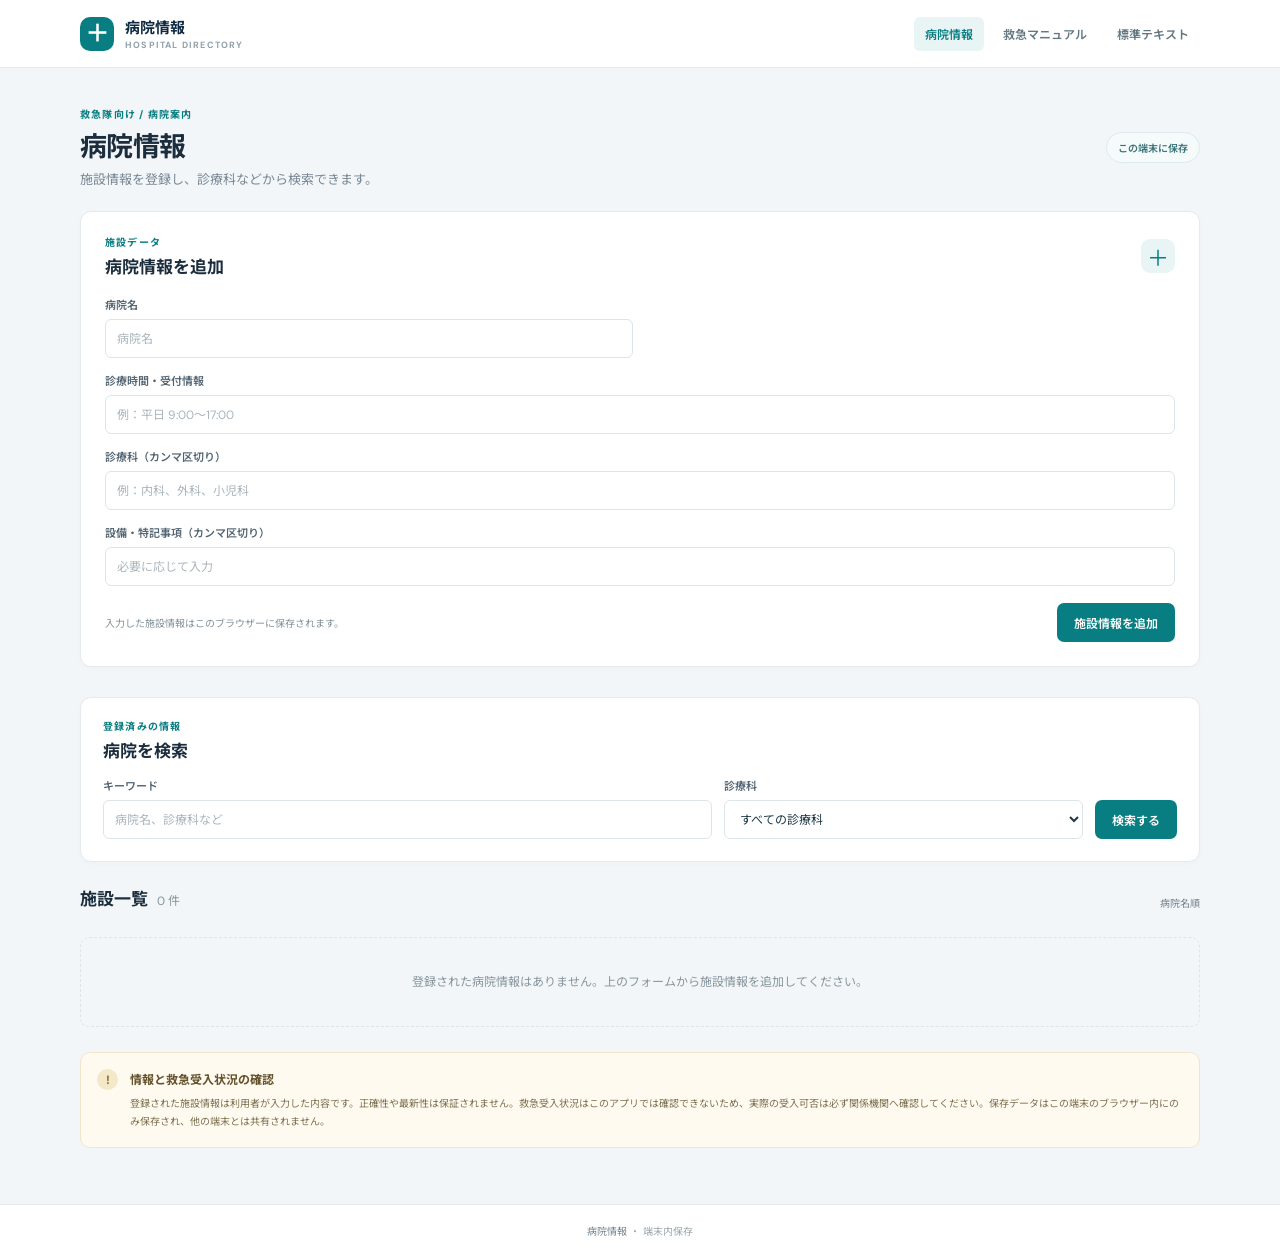
<file: index.html>
<!doctype html>
<html lang="ja">
<head>
  <meta charset="utf-8">
  <meta name="viewport" content="width=device-width, initial-scale=1">
  <meta name="theme-color" content="#102a43">
  <meta name="description" content="救急隊向け病院情報の登録・検索">
  <title>病院情報 | 救急隊支援</title>
  <link rel="stylesheet" href="style.css">
  <script src="script.js" defer></script>
</head>
<body>
  <header class="topbar">
    <a class="brand" href="index.html" aria-label="病院情報 ホーム">
      <span class="brand-mark" aria-hidden="true">＋</span>
      <span>病院情報<small>HOSPITAL DIRECTORY</small></span>
    </a>
    <nav class="topbar-nav" aria-label="メインナビゲーション">
      <a class="nav-link nav-link-active" href="index.html" aria-current="page">病院情報</a>
      <a class="nav-link" href="protocols.html">救急マニュアル</a>
      <a class="nav-link" href="textbook.html">標準テキスト</a>
    </nav>
  </header>

  <main class="app-shell">
    <section class="page-heading" aria-labelledby="page-title">
      <div>
        <p class="eyebrow">救急隊向け / 病院案内</p>
        <h1 id="page-title">病院情報</h1>
        <p class="subheading">施設情報を登録し、診療科などから検索できます。</p>
      </div>
      <span class="local-badge">この端末に保存</span>
    </section>

    <section class="editor-panel" aria-labelledby="editor-heading">
      <div class="section-heading">
        <div><p class="eyebrow">施設データ</p><h2 id="editor-heading">病院情報を追加</h2></div>
        <span class="section-icon" aria-hidden="true">＋</span>
      </div>
      <form id="hospital-form" class="hospital-form">
        <input name="id" type="hidden">
        <label class="field">病院名
          <input name="name" type="text" maxlength="100" placeholder="病院名">
        </label>
        <label class="field field-wide">診療時間・受付情報
          <input name="hours" type="text" maxlength="120" placeholder="例：平日 9:00〜17:00">
        </label>
        <label class="field field-wide">診療科（カンマ区切り）
          <input name="departments" type="text" maxlength="300" placeholder="例：内科、外科、小児科">
        </label>
        <label class="field field-wide">設備・特記事項（カンマ区切り）
          <input name="services" type="text" maxlength="300" placeholder="必要に応じて入力">
        </label>
        <div class="form-actions field-wide">
          <span id="save-status" class="save-status" role="status" aria-live="polite">入力した施設情報はこのブラウザーに保存されます。</span>
          <div class="form-buttons">
            <button id="cancel-edit" class="button button-secondary" type="button" hidden>編集をキャンセル</button>
            <button id="submit-hospital" class="button button-primary" type="submit">施設情報を追加</button>
          </div>
        </div>
      </form>
    </section>

    <section class="results-section" aria-labelledby="results-heading">
      <div class="search-panel">
        <div class="section-heading search-heading">
          <div><p class="eyebrow">登録済みの情報</p><h2 id="results-heading">病院を検索</h2></div>
        </div>
        <form id="search-form" class="search-form">
          <label class="field search-keyword">キーワード
            <input id="keyword" type="search" placeholder="病院名、診療科など" autocomplete="off">
          </label>
          <label class="field">診療科
            <select id="department-filter"><option value="">すべての診療科</option></select>
          </label>
          <button class="button button-primary search-button" type="submit">検索する</button>
        </form>
      </div>

      <div class="results-heading">
        <h2>施設一覧 <span id="result-count" class="result-count">0 件</span></h2>
        <span class="sort-control">病院名順</span>
      </div>
      <div id="hospital-list" class="hospital-grid" aria-live="polite"></div>
      <p id="no-results" class="empty-state" hidden></p>
    </section>

    <aside class="notice-card" aria-label="利用上の注意">
      <span class="notice-icon" aria-hidden="true">!</span>
      <div><h2>情報と救急受入状況の確認</h2><p>登録された施設情報は利用者が入力した内容です。正確性や最新性は保証されません。救急受入状況はこのアプリでは確認できないため、実際の受入可否は必ず関係機関へ確認してください。保存データはこの端末のブラウザー内にのみ保存され、他の端末とは共有されません。</p></div>
    </aside>
  </main>
  <footer class="footer">病院情報 <span>・ 端末内保存</span></footer>
</body>
</html>
</file>
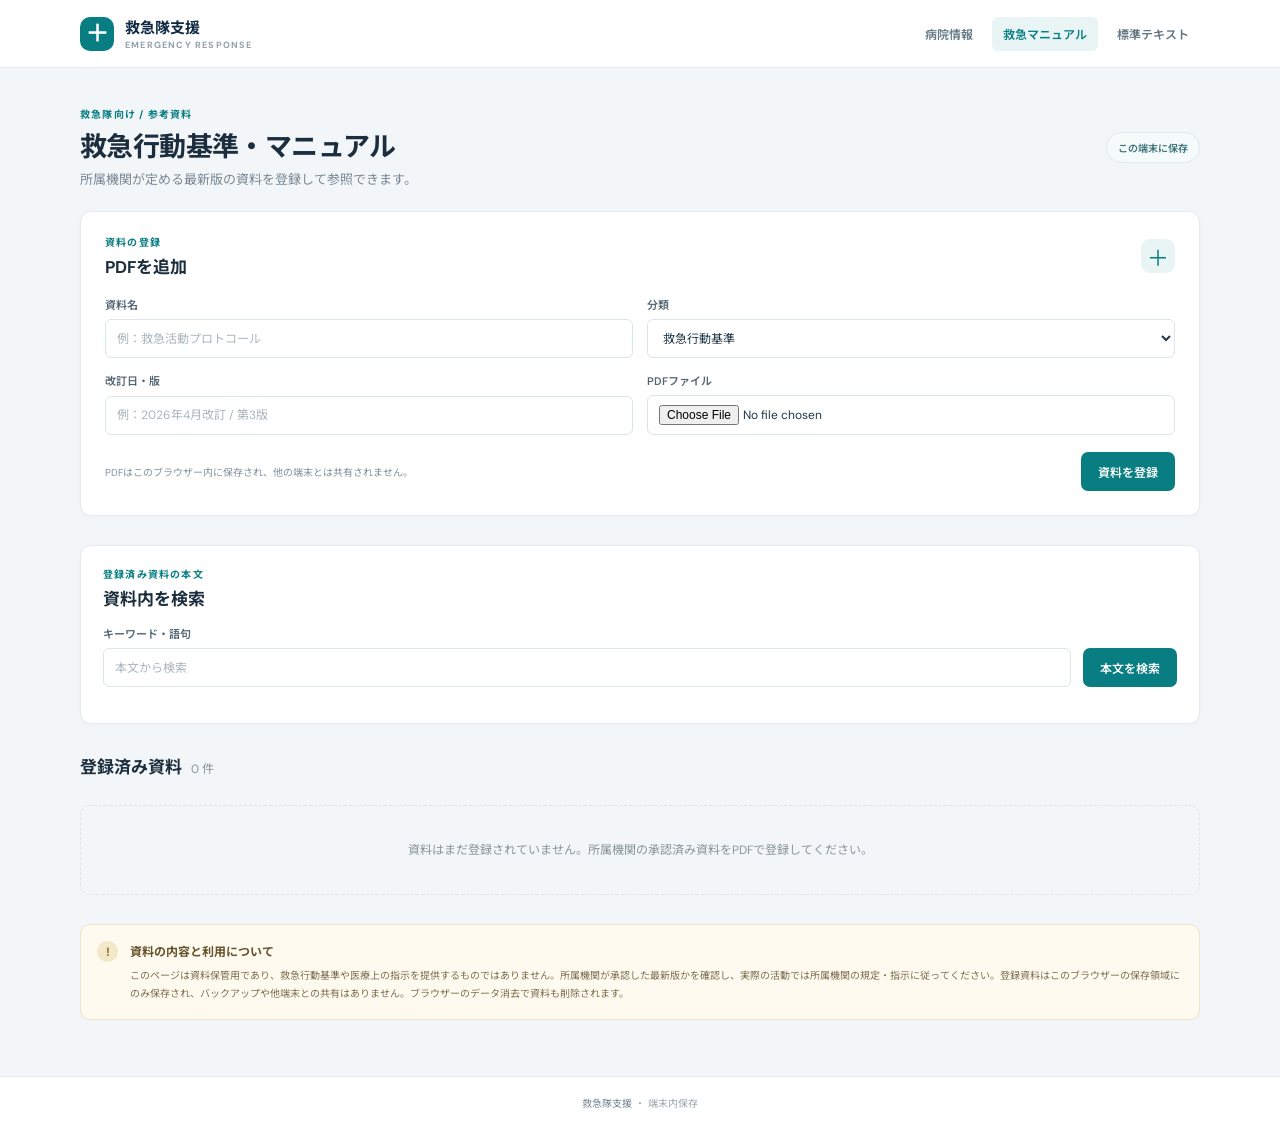
<file: protocols.html>
<!doctype html>
<html lang="ja">
<head>
  <meta charset="utf-8">
  <meta name="viewport" content="width=device-width, initial-scale=1">
  <meta name="theme-color" content="#102a43">
  <meta name="description" content="救急行動基準・マニュアル・プロトコール資料の管理">
  <title>救急マニュアル | 救急隊支援</title>
  <link rel="stylesheet" href="style.css">
  <script src="pdf-viewer.js" defer></script>
  <script src="protocols.js" defer></script>
</head>
<body>
  <header class="topbar">
    <a class="brand" href="index.html" aria-label="病院情報 ホーム">
      <span class="brand-mark" aria-hidden="true">＋</span>
      <span>救急隊支援<small>EMERGENCY RESPONSE</small></span>
    </a>
    <nav class="topbar-nav" aria-label="メインナビゲーション">
      <a class="nav-link" href="index.html">病院情報</a>
      <a class="nav-link nav-link-active" href="protocols.html" aria-current="page">救急マニュアル</a>
      <a class="nav-link" href="textbook.html">標準テキスト</a>
    </nav>
  </header>

  <main class="app-shell">
    <section class="page-heading" aria-labelledby="page-title">
      <div>
        <p class="eyebrow">救急隊向け / 参考資料</p>
        <h1 id="page-title">救急行動基準・マニュアル</h1>
        <p class="subheading">所属機関が定める最新版の資料を登録して参照できます。</p>
      </div>
      <span class="local-badge">この端末に保存</span>
    </section>

    <section class="editor-panel" aria-labelledby="upload-heading">
      <div class="section-heading">
        <div><p class="eyebrow">資料の登録</p><h2 id="upload-heading">PDFを追加</h2></div>
        <span class="section-icon" aria-hidden="true">＋</span>
      </div>
      <form id="protocol-form" class="protocol-form">
        <label class="field">資料名
          <input name="title" type="text" maxlength="120" placeholder="例：救急活動プロトコール" required>
        </label>
        <label class="field">分類
          <select name="category" required>
            <option value="救急行動基準">救急行動基準</option>
            <option value="マニュアル">マニュアル</option>
            <option value="プロトコール">プロトコール</option>
            <option value="その他">その他</option>
          </select>
        </label>
        <label class="field">改訂日・版
          <input name="revision" type="text" maxlength="60" placeholder="例：2026年4月改訂 / 第3版">
        </label>
        <label class="field">PDFファイル
          <input name="file" type="file" accept="application/pdf,.pdf" required>
        </label>
        <div class="form-actions field-wide">
          <span id="protocol-status" class="save-status" role="status" aria-live="polite">PDFはこのブラウザー内に保存され、他の端末とは共有されません。</span>
          <div class="form-buttons">
            <button class="button button-primary" type="submit">資料を登録</button>
          </div>
        </div>
      </form>
    </section>

    <section class="document-search-section" aria-labelledby="document-search-heading">
      <div class="search-panel">
        <div class="section-heading search-heading">
          <div><p class="eyebrow">登録済み資料の本文</p><h2 id="document-search-heading">資料内を検索</h2></div>
        </div>
        <form id="document-search-form" class="document-search-form">
          <label class="field">キーワード・語句
            <input id="document-search-keyword" type="search" placeholder="本文から検索" autocomplete="off" required>
          </label>
          <button class="button button-primary" type="submit">本文を検索</button>
        </form>
        <p id="document-search-status" class="save-status" role="status" aria-live="polite"></p>
        <section id="document-search-summary" class="document-search-summary" aria-labelledby="document-search-summary-heading" hidden>
          <h3 id="document-search-summary-heading">キーワードに関連する内容</h3>
          <p class="summary-disclaimer">登録本文から関連する文を抽出して整理しています。生成AIによる解釈や医療上の判断ではありません。</p>
          <div id="document-search-summary-content" class="document-search-summary-content"></div>
        </section>
        <div id="document-search-results" class="document-search-results" aria-live="polite"></div>
      </div>
    </section>

    <section class="protocols-section" aria-labelledby="protocol-list-heading">
      <div class="results-heading">
        <h2 id="protocol-list-heading">登録済み資料 <span id="protocol-count" class="result-count">0 件</span></h2>
      </div>
      <div id="protocol-list" class="protocol-list" aria-live="polite"></div>
      <p id="protocol-empty" class="empty-state" hidden>資料はまだ登録されていません。所属機関の承認済み資料をPDFで登録してください。</p>
    </section>

    <aside class="notice-card" aria-label="利用上の注意">
      <span class="notice-icon" aria-hidden="true">!</span>
      <div>
        <h2>資料の内容と利用について</h2>
        <p>このページは資料保管用であり、救急行動基準や医療上の指示を提供するものではありません。所属機関が承認した最新版かを確認し、実際の活動では所属機関の規定・指示に従ってください。登録資料はこのブラウザーの保存領域にのみ保存され、バックアップや他端末との共有はありません。ブラウザーのデータ消去で資料も削除されます。</p>
      </div>
    </aside>
  </main>
  <footer class="footer">救急隊支援 <span>・ 端末内保存</span></footer>
  <script src="document-search.js" defer></script>
</body>
</html>
</file>
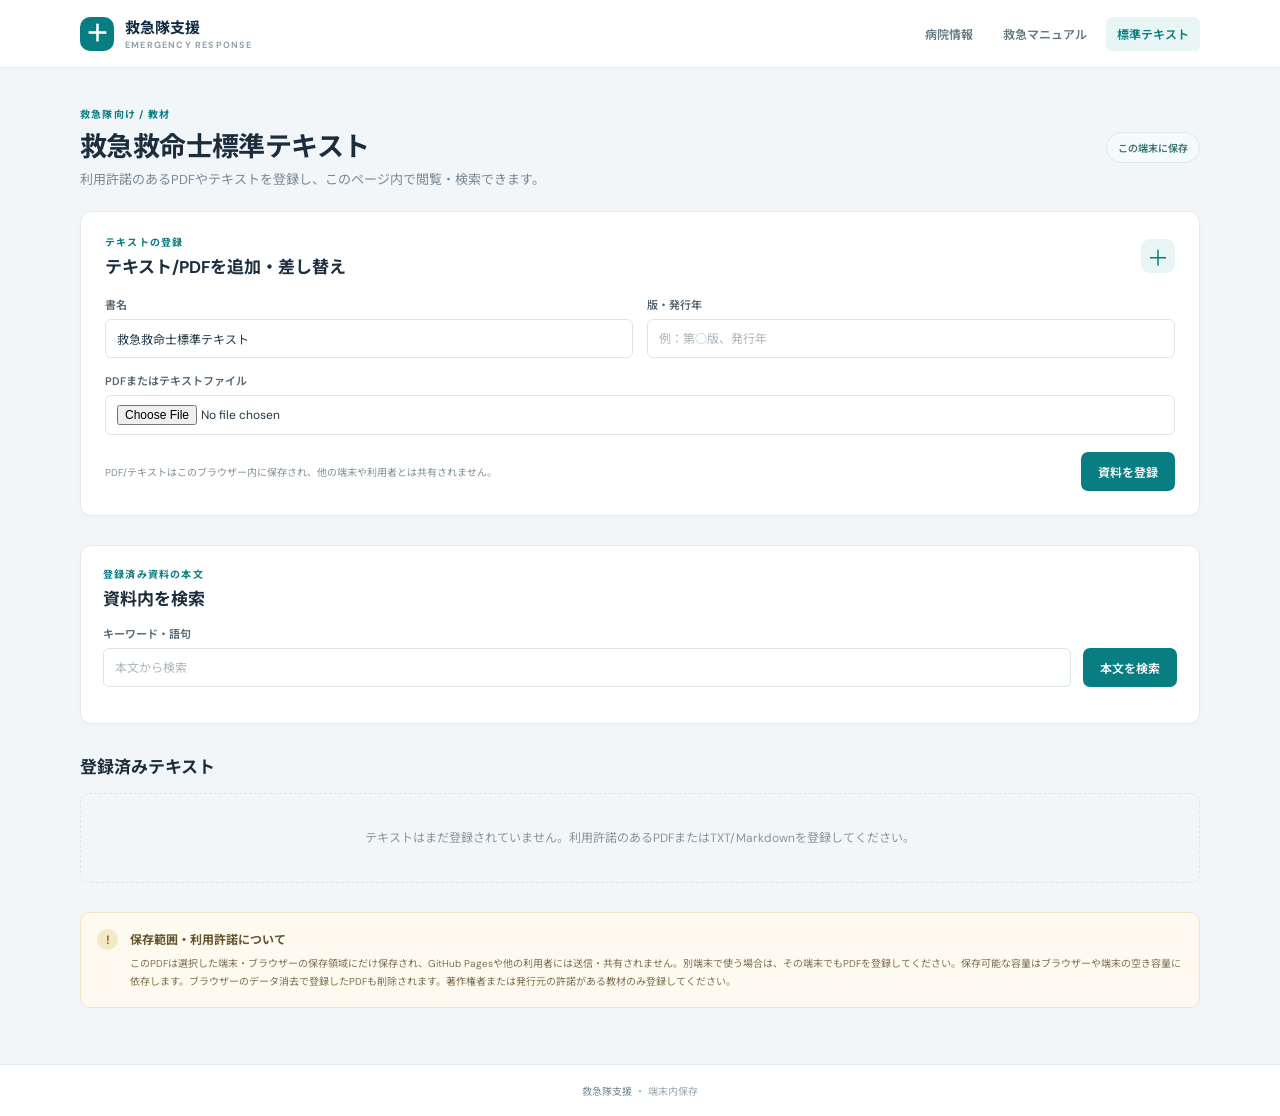
<file: textbook.html>
<!doctype html>
<html lang="ja">
<head>
  <meta charset="utf-8">
  <meta name="viewport" content="width=device-width, initial-scale=1">
  <meta name="theme-color" content="#102a43">
  <meta name="description" content="救急救命士標準テキストPDFの端末内登録と閲覧">
  <title>救急救命士標準テキスト | 救急隊支援</title>
  <link rel="stylesheet" href="style.css">
  <script src="pdf-viewer.js" defer></script>
  <script src="textbook.js" defer></script>
</head>
<body>
  <header class="topbar">
    <a class="brand" href="index.html" aria-label="病院情報 ホーム">
      <span class="brand-mark" aria-hidden="true">＋</span>
      <span>救急隊支援<small>EMERGENCY RESPONSE</small></span>
    </a>
    <nav class="topbar-nav" aria-label="メインナビゲーション">
      <a class="nav-link" href="index.html">病院情報</a>
      <a class="nav-link" href="protocols.html">救急マニュアル</a>
      <a class="nav-link nav-link-active" href="textbook.html" aria-current="page">標準テキスト</a>
    </nav>
  </header>

  <main class="app-shell">
    <section class="page-heading" aria-labelledby="page-title">
      <div>
        <p class="eyebrow">救急隊向け / 教材</p>
        <h1 id="page-title">救急救命士標準テキスト</h1>
        <p class="subheading">利用許諾のあるPDFやテキストを登録し、このページ内で閲覧・検索できます。</p>
      </div>
      <span class="local-badge">この端末に保存</span>
    </section>

    <section class="editor-panel" aria-labelledby="upload-heading">
      <div class="section-heading">
        <div><p class="eyebrow">テキストの登録</p><h2 id="upload-heading">テキスト/PDFを追加・差し替え</h2></div>
        <span class="section-icon" aria-hidden="true">＋</span>
      </div>
      <form id="textbook-form" class="protocol-form">
        <label class="field">書名
          <input name="title" type="text" maxlength="160" value="救急救命士標準テキスト" required>
        </label>
        <label class="field">版・発行年
          <input name="edition" type="text" maxlength="100" placeholder="例：第○版、発行年">
        </label>
        <label class="field field-wide">PDFまたはテキストファイル
          <input name="file" type="file" accept="application/pdf,.pdf,text/plain,.txt,text/markdown,.md" required>
        </label>
        <div class="form-actions field-wide">
          <span id="textbook-status" class="save-status" role="status" aria-live="polite">PDF/テキストはこのブラウザー内に保存され、他の端末や利用者とは共有されません。</span>
          <div class="form-buttons">
            <button id="save-textbook" class="button button-primary" type="submit">PDFを登録</button>
          </div>
        </div>
      </form>
    </section>

    <section class="document-search-section" aria-labelledby="document-search-heading">
      <div class="search-panel">
        <div class="section-heading search-heading">
          <div><p class="eyebrow">登録済み資料の本文</p><h2 id="document-search-heading">資料内を検索</h2></div>
        </div>
        <form id="document-search-form" class="document-search-form">
          <label class="field">キーワード・語句
            <input id="document-search-keyword" type="search" placeholder="本文から検索" autocomplete="off" required>
          </label>
          <button class="button button-primary" type="submit">本文を検索</button>
        </form>
        <p id="document-search-status" class="save-status" role="status" aria-live="polite"></p>
        <section id="document-search-summary" class="document-search-summary" aria-labelledby="document-search-summary-heading" hidden>
          <h3 id="document-search-summary-heading">キーワードに関連する内容</h3>
          <p class="summary-disclaimer">登録本文から関連する文を抽出して整理しています。生成AIによる解釈や医療上の判断ではありません。</p>
          <div id="document-search-summary-content" class="document-search-summary-content"></div>
        </section>
        <div id="document-search-results" class="document-search-results" aria-live="polite"></div>
      </div>
    </section>

    <section class="textbook-section" aria-labelledby="textbook-heading">
      <div class="results-heading">
        <h2 id="textbook-heading">登録済みテキスト</h2>
        <div id="textbook-actions" class="protocol-actions" hidden>
          <button id="open-textbook" class="button button-secondary" type="button">拡大して表示</button>
          <button id="delete-textbook" class="text-button delete-button" type="button">削除</button>
        </div>
      </div>
      <p id="textbook-empty" class="empty-state">テキストはまだ登録されていません。利用許諾のあるPDFまたはTXT/Markdownを登録してください。</p>
      <div id="textbook-viewer" class="textbook-viewer" hidden></div>
    </section>

    <aside class="notice-card" aria-label="利用上の注意">
      <span class="notice-icon" aria-hidden="true">!</span>
      <div>
        <h2>保存範囲・利用許諾について</h2>
        <p>このPDFは選択した端末・ブラウザーの保存領域にだけ保存され、GitHub Pagesや他の利用者には送信・共有されません。別端末で使う場合は、その端末でもPDFを登録してください。保存可能な容量はブラウザーや端末の空き容量に依存します。ブラウザーのデータ消去で登録したPDFも削除されます。著作権者または発行元の許諾がある教材のみ登録してください。</p>
      </div>
    </aside>
  </main>
  <footer class="footer">救急隊支援 <span>・ 端末内保存</span></footer>
  <script src="document-search.js" defer></script>
</body>
</html>
</file>
<file: style.css>
@import url('https://fonts.googleapis.com/css2?family=DM+Sans:wght@400;500;600;700&family=Noto+Sans+JP:wght@400;500;600;700&display=swap');

:root {
  font-family: "DM Sans", "Noto Sans JP", sans-serif;
  color: #1c2e3e;
  background: #f3f6f8;
  font-synthesis: none;
  text-rendering: optimizeLegibility;
  --navy: #102a43;
  --muted: #788895;
  --line: #e4eaee;
  --teal: #087e82;
  --soft-teal: #e8f5f4;
}

* { box-sizing: border-box; }
body { margin: 0; min-width: 320px; }
button, input, select { font: inherit; }

.topbar {
  height: 68px;
  padding: 0 max(24px, calc((100% - 1120px) / 2));
  display: flex;
  align-items: center;
  justify-content: space-between;
  background: #fff;
  border-bottom: 1px solid var(--line);
}
.brand { display: flex; align-items: center; gap: 11px; color: var(--navy); text-decoration: none; font-weight: 700; font-size: 15px; }
.brand-mark { display: grid; place-items: center; width: 34px; height: 34px; border-radius: 10px; color: #fff; background: var(--teal); font-size: 25px; line-height: 1; }
.brand small { display: block; margin-top: 1px; color: #91a0aa; font-size: 9px; letter-spacing: 1.2px; }
.topbar-nav { display: flex; align-items: center; gap: 8px; }
.nav-link { padding: 8px 11px; border-radius: 6px; color: #637783; text-decoration: none; font-size: 12px; font-weight: 600; }
.nav-link:hover, .nav-link-active { color: var(--teal); background: var(--soft-teal); }

.app-shell { width: min(1120px, calc(100% - 48px)); margin: 38px auto 56px; }
.page-heading { display: flex; justify-content: space-between; align-items: center; margin-bottom: 23px; }
.page-heading h1 { margin: 4px 0 5px; font-size: 27px; letter-spacing: -.6px; }
.eyebrow { margin: 0; color: var(--teal); font-size: 10px; font-weight: 700; letter-spacing: 1.2px; }
.subheading { margin: 0; color: var(--muted); font-size: 13px; }
.local-badge { padding: 7px 11px; border: 1px solid #dcebea; border-radius: 20px; color: #397277; background: #f5fbfa; font-size: 10px; font-weight: 600; }

.editor-panel, .search-panel, .hospital-card { border: 1px solid var(--line); border-radius: 11px; background: #fff; box-shadow: 0 2px 7px #18344a05; }
.editor-panel { padding: 22px 24px 24px; margin-bottom: 22px; }
.section-heading { display: flex; align-items: center; justify-content: space-between; margin-bottom: 18px; }
.section-heading h2 { margin: 4px 0 0; font-size: 17px; }
.section-icon { display: grid; place-items: center; width: 34px; height: 34px; border-radius: 9px; color: var(--teal); background: var(--soft-teal); font-size: 22px; }
.hospital-form { display: grid; grid-template-columns: 1fr 1fr; gap: 14px; }
.field { display: grid; gap: 7px; min-width: 0; color: #536572; font-size: 11px; font-weight: 600; }
.field-wide { grid-column: 1 / -1; }
.required { margin-left: 5px; color: #b45d5d; font-size: 9px; font-weight: 500; }
.field input, .field select, .sort-control select { width: 100%; min-height: 39px; padding: 9px 11px; border: 1px solid #dce5e9; border-radius: 6px; outline: none; color: #203746; background: #fff; font-size: 12px; font-weight: 400; }
.field input:focus, .field select:focus, .sort-control select:focus { border-color: #5ba9a8; box-shadow: 0 0 0 3px #087e8216; }
.field input::placeholder { color: #aab5bc; }
.form-actions { display: flex; align-items: center; justify-content: space-between; gap: 12px; margin-top: 3px; }
.save-status { color: #82919a; font-size: 10px; }
.form-buttons { display: flex; align-items: center; gap: 8px; }
.button { min-height: 39px; padding: 0 17px; border: 0; border-radius: 7px; font-size: 12px; font-weight: 600; cursor: pointer; transition: background .15s, transform .15s; }
.button:active { transform: translateY(1px); }
.button-primary { color: #fff; background: var(--teal); }
.button-primary:hover { background: #076d71; }
.button-secondary { border: 1px solid #dce4e8; color: #586b78; background: #fff; }
.button-secondary:hover { background: #f8fafb; }
[hidden] { display: none !important; }

.results-section { margin-top: 30px; }
.search-panel { padding: 20px 22px 22px; margin-bottom: 23px; }
.search-heading { margin-bottom: 15px; }
.search-form { display: grid; grid-template-columns: minmax(190px, 1.7fr) minmax(145px, 1fr) auto; gap: 12px; align-items: end; }
.search-button { color: #fff; background: var(--teal); }
.results-heading { display: flex; justify-content: space-between; align-items: end; margin-bottom: 15px; }
.results-heading h2 { margin: 0; font-size: 17px; }
.result-count { margin-left: 5px; color: #87959d; font-size: 12px; font-weight: 400; }
.sort-control { display: flex; align-items: center; gap: 8px; color: #72828c; font-size: 10px; }
.sort-control select { width: 110px; min-height: 33px; padding: 6px 9px; }
.hospital-grid { display: grid; grid-template-columns: repeat(2, minmax(0, 1fr)); gap: 15px; }
.hospital-card { min-width: 0; padding: 18px 19px 15px; }
.hospital-card-header { display: flex; align-items: flex-start; gap: 11px; }
.hospital-icon { display: grid; flex: 0 0 35px; place-items: center; width: 35px; height: 35px; border-radius: 9px; color: var(--teal); background: var(--soft-teal); font-size: 23px; }
.hospital-title { flex: 1; min-width: 0; }
.hospital-title h3 { margin: 1px 0 5px; color: var(--navy); font-size: 14px; line-height: 1.5; overflow-wrap: anywhere; }
.area-label { color: #819099; font-size: 10px; }
.hospital-details { display: grid; grid-template-columns: 72px 1fr; gap: 9px 7px; padding: 13px 0; margin: 14px 0 12px; border-top: 1px solid #edf1f3; border-bottom: 1px solid #edf1f3; font-size: 10px; }
.hospital-details dt { color: #87959d; }
.hospital-details dd { min-width: 0; margin: 0; color: #405663; overflow-wrap: anywhere; }
.phone-link { color: #087e82; }
.tag-list { display: flex; flex-wrap: wrap; gap: 6px; }
.tag { display: inline-flex; align-items: center; min-height: 23px; padding: 3px 8px; border: 1px solid #dcebea; border-radius: 5px; color: #397277; background: #f5fbfa; font-size: 9px; }
.tag-muted { border-color: #e7ecef; color: #74838d; background: #f7f9fa; }
.hospital-card-footer { display: flex; justify-content: space-between; align-items: end; gap: 10px; padding-top: 13px; }
.service-tags { flex: 1; }
.card-actions { display: flex; flex: 0 0 auto; gap: 10px; }
.text-button { padding: 3px; border: 0; color: #397277; background: transparent; font-size: 10px; cursor: pointer; }
.text-button:hover { text-decoration: underline; }
.delete-button { color: #a04d56; }
.empty-state { padding: 34px 12px; border: 1px dashed #dce5e9; border-radius: 9px; color: #87959d; text-align: center; font-size: 12px; line-height: 1.7; }

.protocol-form { display: grid; grid-template-columns: 1fr 1fr; gap: 14px; }
.protocol-form select { width: 100%; min-height: 39px; padding: 9px 11px; border: 1px solid #dce5e9; border-radius: 6px; color: #203746; background: #fff; font-size: 12px; }
.protocol-list { display: grid; gap: 12px; }
.protocol-card { display: flex; justify-content: space-between; align-items: center; gap: 18px; padding: 17px 19px; border: 1px solid var(--line); border-radius: 11px; background: #fff; box-shadow: 0 2px 7px #18344a05; }
.protocol-info { min-width: 0; }
.protocol-info h3 { margin: 8px 0 5px; color: var(--navy); font-size: 14px; overflow-wrap: anywhere; }
.protocol-meta { margin: 0; color: #819099; font-size: 10px; line-height: 1.7; overflow-wrap: anywhere; }
.protocol-actions { display: flex; flex: 0 0 auto; align-items: center; gap: 12px; }
.protocol-actions .button { min-height: 34px; padding: 0 12px; }
.protocols-section { margin: 29px 0; }
.textbook-section { margin: 29px 0; }
.textbook-viewer { height: min(78vh, 1000px); min-height: 500px; overflow: hidden; border: 1px solid var(--line); border-radius: 9px; background: #e9eef1; }
.textbook-frame { width: 100%; height: 100%; border: 0; background: #fff; }
.textbook-text-viewer { overflow: auto; background: #fff; }
.textbook-text { min-height: 100%; padding: 20px; margin: 0; color: #203746; font: 13px/1.8 "DM Sans", "Noto Sans JP", sans-serif; white-space: pre-wrap; overflow-wrap: anywhere; }
.document-search-section { margin: 29px 0; }
.document-search-form { display: grid; grid-template-columns: minmax(190px, 1fr) auto; gap: 12px; align-items: end; }
.document-search-results { display: grid; gap: 9px; margin-top: 14px; }
.document-search-summary { padding: 15px; margin-top: 16px; border: 1px solid #dcebea; border-radius: 9px; background: #f5fbfa; }
.document-search-summary h3 { margin: 0; color: var(--navy); font-size: 14px; }
.summary-disclaimer { margin: 5px 0 11px; color: #71828c; font-size: 10px; line-height: 1.6; }
.document-search-summary-content { display: grid; gap: 9px; }
.document-search-summary-item { padding: 10px 12px; border-left: 3px solid var(--teal); border-radius: 4px; background: #fff; }
.document-search-summary-item h4 { margin: 0 0 5px; color: #397277; font-size: 10px; }
.document-search-summary-item p { margin: 0; color: #405663; font-size: 12px; line-height: 1.8; overflow-wrap: anywhere; }
.document-search-result { padding: 12px 13px; border: 1px solid var(--line); border-radius: 8px; background: #fff; }
.document-search-result-heading { display: flex; align-items: center; justify-content: space-between; gap: 12px; }
.document-search-result h3 { margin: 0; color: var(--navy); font-size: 12px; overflow-wrap: anywhere; }
.document-search-result p { margin: 8px 0 0; color: #536572; font-size: 11px; line-height: 1.7; overflow-wrap: anywhere; }
.document-search-open { flex: 0 0 auto; min-height: 32px; padding: 0 10px; font-size: 10px; }
.pdf-viewer-toolbar { position: sticky; top: 0; z-index: 1; display: flex; flex-wrap: wrap; justify-content: center; align-items: center; gap: 8px; padding: 10px; border-bottom: 1px solid var(--line); background: #fff; }
.pdf-viewer-toolbar .button { min-height: 33px; padding: 0 11px; font-size: 11px; }
.pdf-viewer-toolbar input { width: 64px; min-height: 33px; padding: 5px 7px; border: 1px solid #dce5e9; border-radius: 6px; text-align: center; }
.pdf-viewer-toolbar span { color: var(--muted); font-size: 11px; }
.pdf-viewer-stage { display: flex; justify-content: center; min-height: 300px; padding: 16px 8px; overflow: auto; }
.pdf-viewer-canvas { max-width: none; height: auto; background: #fff; box-shadow: 0 2px 12px #18344a22; }
.pdf-viewer-dialog { width: min(1000px, calc(100% - 28px)); max-width: none; height: min(92vh, 1100px); max-height: none; padding: 0; overflow: hidden; border: 0; border-radius: 11px; background: #e9eef1; box-shadow: 0 20px 60px #102a4350; }
.pdf-viewer-dialog::backdrop { background: #102a4380; }
.pdf-viewer-dialog-header { display: flex; justify-content: space-between; align-items: center; gap: 15px; padding: 11px 17px; background: #fff; border-bottom: 1px solid var(--line); }
.pdf-viewer-dialog-header h2 { min-width: 0; margin: 0; color: var(--navy); font-size: 14px; overflow-wrap: anywhere; }
.pdf-dialog-viewer { height: calc(100% - 51px); overflow: auto; }
.pdf-dialog-viewer .pdf-viewer-toolbar { position: sticky; top: 0; }
.pdf-dialog-viewer .pdf-viewer-stage { min-height: 200px; }
.pdf-viewer-container { min-height: 500px; overflow: auto; border: 1px solid var(--line); border-radius: 9px; background: #e9eef1; }

.notice-card { display: flex; gap: 12px; padding: 16px; margin-top: 25px; border: 1px solid #f0e5cb; border-radius: 10px; background: #fffaf0; }
.notice-icon { display: grid; flex: 0 0 21px; place-items: center; width: 21px; height: 21px; border-radius: 50%; color: #896d2f; background: #f3e8c8; font-size: 12px; font-weight: 700; }
.notice-card h2 { margin: 1px 0 7px; color: #65532c; font-size: 12px; }
.notice-card p { margin: 0; color: #7d704f; font-size: 10px; line-height: 1.8; }
.footer { padding: 18px 24px; border-top: 1px solid var(--line); color: #75858f; background: #fff; text-align: center; font-size: 10px; }
.footer span { color: #9aa6ad; }

@media (max-width: 800px) {
  .search-form { grid-template-columns: 1fr 1fr; }
  .search-keyword { grid-column: 1 / -1; }
  .search-button { align-self: end; }
}

@media (max-width: 650px) {
  .hospital-grid { grid-template-columns: 1fr; }
}

@media (max-width: 520px) {
  .topbar { height: auto; min-height: 60px; padding: 10px 16px; flex-wrap: wrap; gap: 7px; }
  .app-shell { width: calc(100% - 30px); margin: 26px auto 38px; }
  .topbar-nav { flex: 1 0 100%; justify-content: center; gap: 2px; }
  .nav-link { padding: 7px 8px; font-size: 10px; }
  .page-heading h1 { font-size: 23px; }
  .subheading { max-width: 245px; font-size: 11px; }
  .editor-panel, .search-panel { padding: 17px 14px; }
  .hospital-form, .protocol-form, .search-form { grid-template-columns: 1fr; }
  .document-search-form { grid-template-columns: 1fr; }
  .field-wide, .search-keyword { grid-column: auto; }
  .form-actions { align-items: flex-start; flex-direction: column; }
  .form-buttons { width: 100%; }
  .form-buttons .button { flex: 1; }
  .hospital-card { padding: 15px 13px 13px; }
  .results-heading { align-items: center; }
  .hospital-card-footer { align-items: flex-start; }
  .protocol-card { align-items: flex-start; flex-direction: column; padding: 15px 13px; }
  .protocol-actions { width: 100%; justify-content: space-between; }
  .textbook-viewer { height: 70vh; min-height: 380px; }
}
</file>
